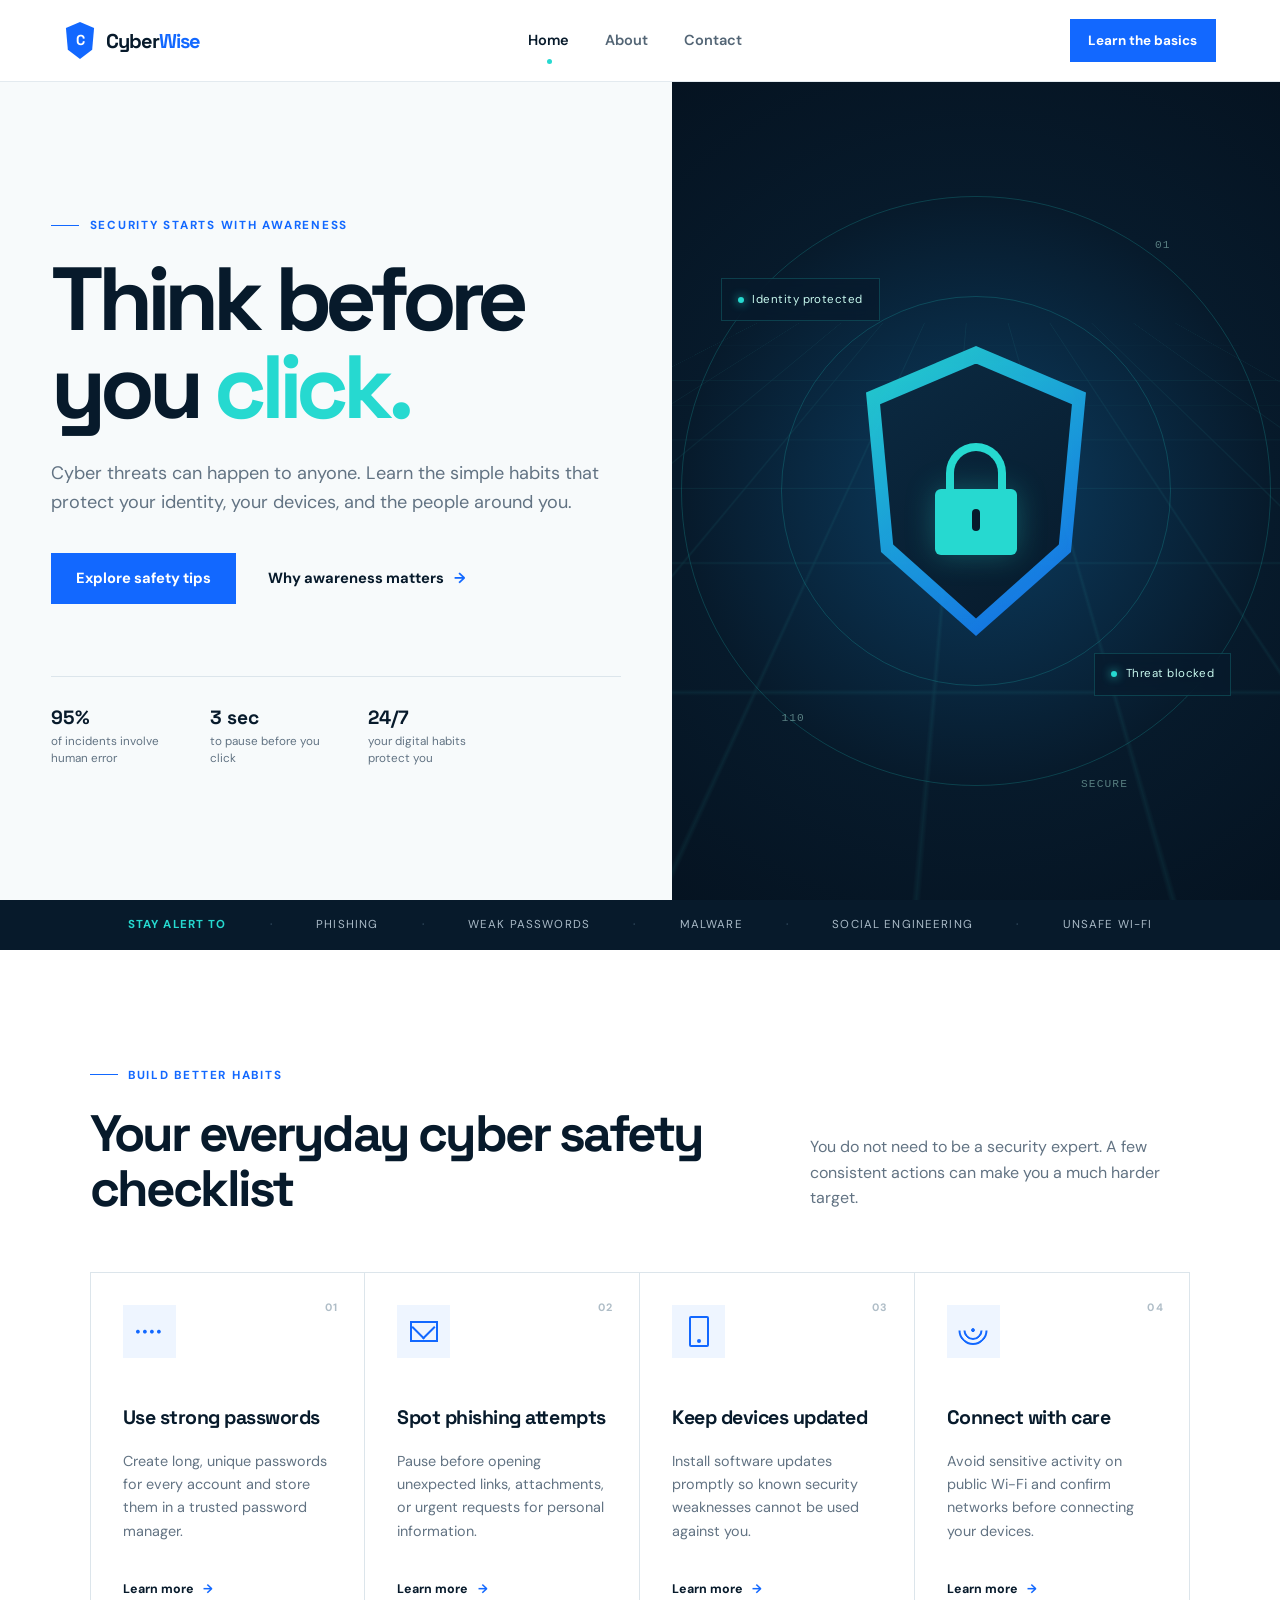
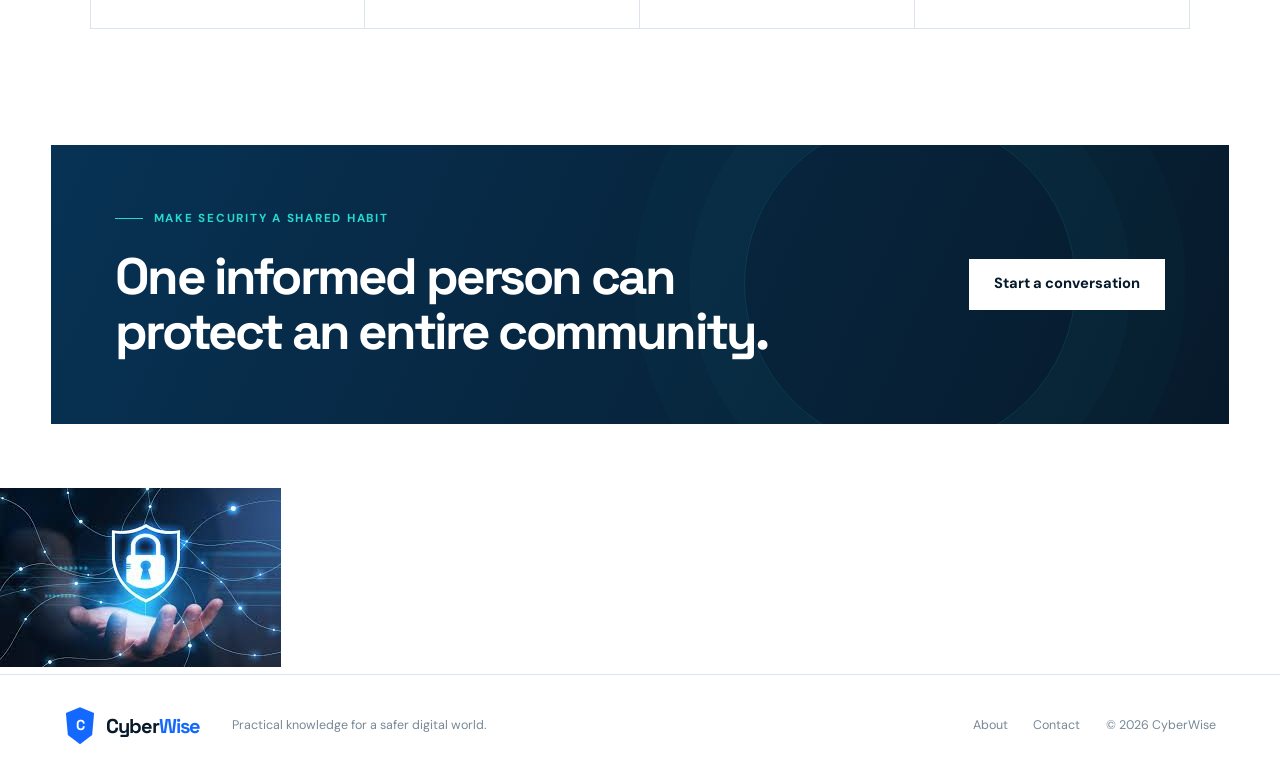
<file: index.html>
<!DOCTYPE html>
<html lang="en">
<head>
    <meta charset="UTF-8">
    <meta name="viewport" content="width=device-width, initial-scale=1.0">
    <meta name="description" content="CyberWise helps people build safer online habits through clear, practical cybersecurity awareness.">
  <title>CyberWise | Cybersecurity Awareness</title>
  <link rel="preconnect" href="https://fonts.googleapis.com">
  <link rel="preconnect" href="https://fonts.gstatic.com" crossorigin>
  <link href="https://fonts.googleapis.com/css2?family=DM+Sans:wght@400;500;600;700&family=Space+Grotesk:wght@500;600;700&display=swap" rel="stylesheet">
  <link rel="stylesheet" href="style.css">
</head>
<body>
  <header class="site-header">
    <a class="logo" href="index.html" aria-label="CyberWise home">
      <span class="logo-mark">C</span>
      <span>Cyber<span>Wise</span></span>
    </a>
    <nav class="main-nav" aria-label="Main navigation">
      <a class="active" href="index.html">Home</a>
      <a href="about.html">About</a>
      <a href="contact.html">Contact</a>
    </nav>
    <a class="button button-small" href="#tips">Learn the basics</a>
  </header>

  <main>
    <section class="hero">
      <div class="hero-copy">
        <p class="eyebrow"><span></span> Security starts with awareness</p>
        <h1>Think before you <em>click.</em></h1>
        <p class="hero-text">Cyber threats can happen to anyone. Learn the simple habits that protect your identity, your devices, and the people around you.</p>
        <div class="hero-actions">
          <a class="button" href="#tips">Explore safety tips</a>
          <a class="text-link" href="about.html">Why awareness matters <span aria-hidden="true">→</span></a>
        </div>
        <div class="trust-row">
          <div><strong>95%</strong><span>of incidents involve human error</span></div>
          <div><strong>3 sec</strong><span>to pause before you click</span></div>
          <div><strong>24/7</strong><span>your digital habits protect you</span></div>
        </div>
      </div>

      <div class="hero-visual" aria-label="Illustration of a protected digital identity">
        <div class="grid-lines"></div>
        <div class="orbit orbit-one"></div>
        <div class="orbit orbit-two"></div>
        <div class="shield">
          <div class="shield-inner">
            <span class="lock-shackle"></span>
            <span class="lock-body"></span>
          </div>
        </div>
        <div class="signal-card signal-card-one"><span class="status-dot"></span> Identity protected</div>
        <div class="signal-card signal-card-two"><span class="status-dot"></span> Threat blocked</div>
        <div class="floating-code code-one">01</div>
        <div class="floating-code code-two">110</div>
        <div class="floating-code code-three">SECURE</div>
      </div>
    </section>

    <section class="threat-strip" aria-label="Common cybersecurity threats">
      <p>Stay alert to</p>
      <span>Phishing</span>
      <span>Weak passwords</span>
      <span>Malware</span>
      <span>Social engineering</span>
      <span>Unsafe Wi-Fi</span>
    </section>

    <section class="section" id="tips">
      <div class="section-heading">
        <div>
          <p class="eyebrow"><span></span> Build better habits</p>
          <h2>Your everyday cyber safety checklist</h2>
        </div>
        <p>You do not need to be a security expert. A few consistent actions can make you a much harder target.</p>
      </div>

      <div class="tip-grid">
        <article class="tip-card">
          <span class="card-number">01</span>
          <div class="icon-box icon-password" aria-hidden="true"><span>••••</span></div>
          <h3>Use strong passwords</h3>
          <p>Create long, unique passwords for every account and store them in a trusted password manager.</p>
          <a href="about.html#habits">Learn more <span>→</span></a>
        </article>
        <article class="tip-card">
          <span class="card-number">02</span>
          <div class="icon-box icon-mail" aria-hidden="true"></div>
          <h3>Spot phishing attempts</h3>
          <p>Pause before opening unexpected links, attachments, or urgent requests for personal information.</p>
          <a href="about.html#habits">Learn more <span>→</span></a>
        </article>
        <article class="tip-card">
          <span class="card-number">03</span>
          <div class="icon-box icon-device" aria-hidden="true"></div>
          <h3>Keep devices updated</h3>
          <p>Install software updates promptly so known security weaknesses cannot be used against you.</p>
          <a href="about.html#habits">Learn more <span>→</span></a>
        </article>
        <article class="tip-card">
          <span class="card-number">04</span>
          <div class="icon-box icon-wifi" aria-hidden="true"><i></i></div>
          <h3>Connect with care</h3>
          <p>Avoid sensitive activity on public Wi-Fi and confirm networks before connecting your devices.</p>
          <a href="about.html#habits">Learn more <span>→</span></a>
        </article>
      </div>
    </section>

    <section class="cta-section">
      <div>
        <p class="eyebrow light"><span></span> Make security a shared habit</p>
        <h2>One informed person can protect an entire community.</h2>
      </div>
      <a class="button button-light" href="contact.html">Start a conversation</a>
    </section>
      <img class="cyber" src="images/image.jpg" alt="Group Project Visual">
  </main>

  <footer class="site-footer">
    <a class="logo" href="index.html"><span class="logo-mark">C</span><span>Cyber<span>Wise</span></span></a>
    <p>Practical knowledge for a safer digital world.</p>
    <div><a href="about.html">About</a><a href="contact.html">Contact</a><span>© 2026 CyberWise</span></div>
  </footer>
</body>
</html>
</file>
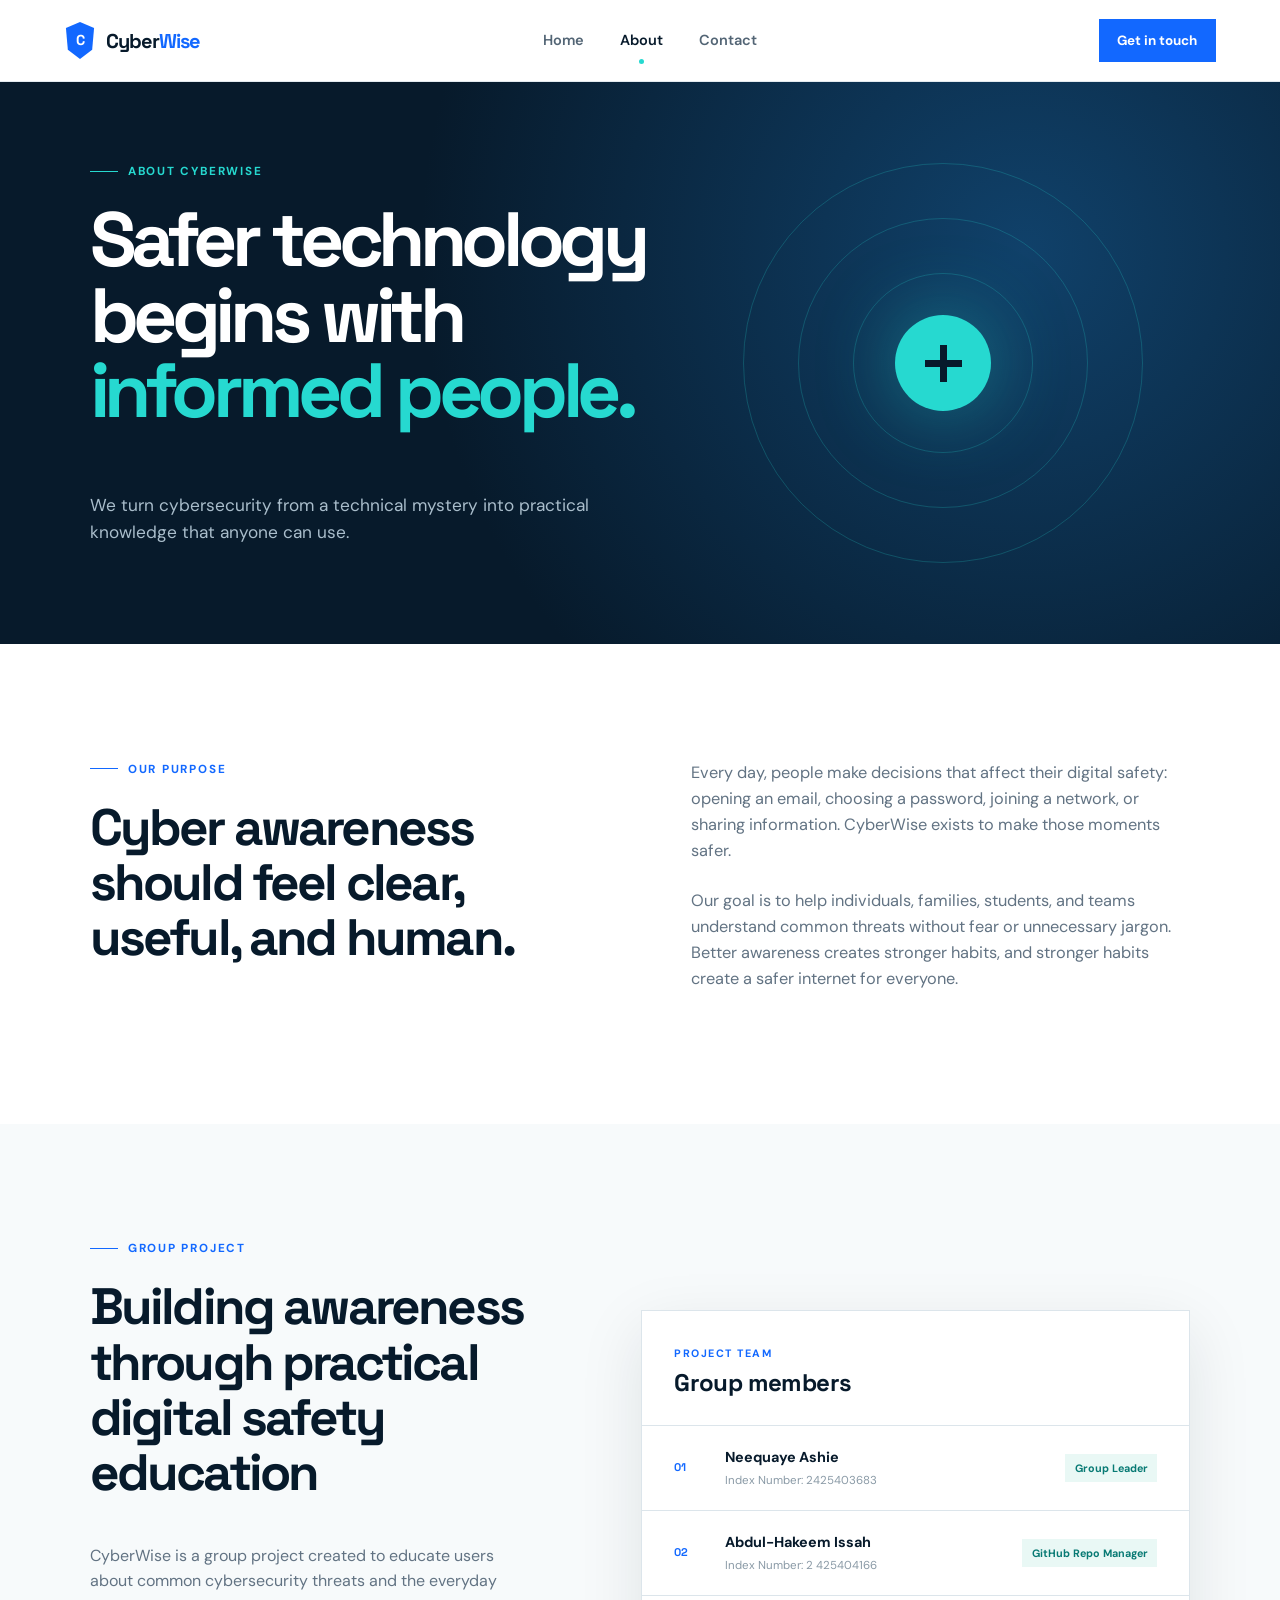
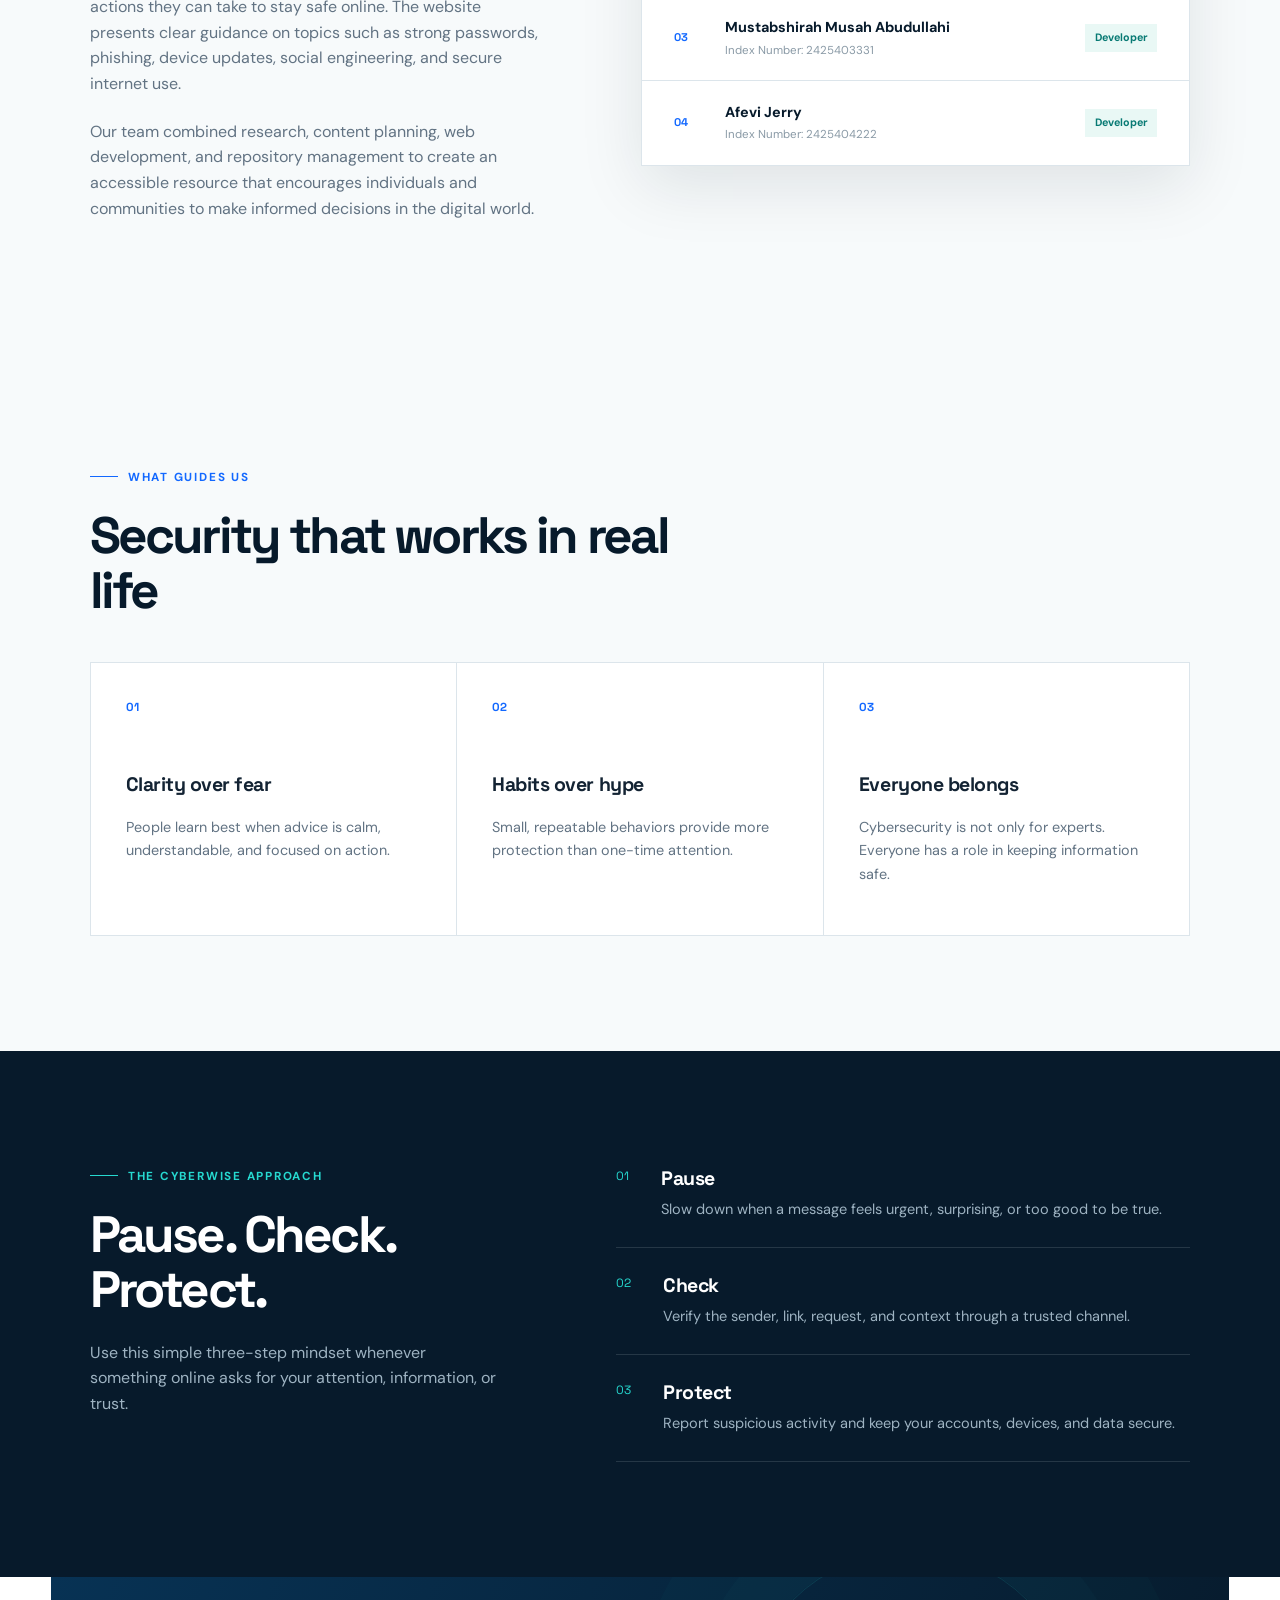
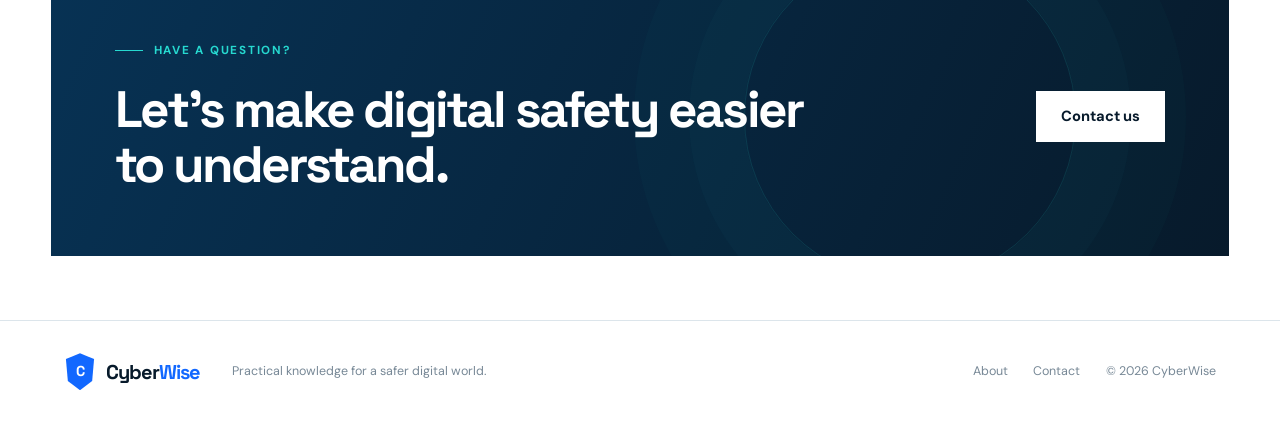
<file: about.html>
<!DOCTYPE html>
<html lang="en">
<head>
  <meta charset="UTF-8">
  <meta name="viewport" content="width=device-width, initial-scale=1.0">
  <meta name="description" content="Learn why cybersecurity awareness matters and how CyberWise promotes safer digital habits.">
  <title>About | CyberWise</title>
  <link rel="preconnect" href="https://fonts.googleapis.com">
  <link rel="preconnect" href="https://fonts.gstatic.com" crossorigin>
  <link href="https://fonts.googleapis.com/css2?family=DM+Sans:wght@400;500;600;700&family=Space+Grotesk:wght@500;600;700&display=swap" rel="stylesheet">
  <link rel="stylesheet" href="style.css">
</head>
<body>
  <header class="site-header">
    <a class="logo" href="index.html" aria-label="CyberWise home"><span class="logo-mark">C</span><span>Cyber<span>Wise</span></span></a>
    <nav class="main-nav" aria-label="Main navigation">
      <a href="index.html">Home</a>
      <a class="active" href="about.html">About</a>
      <a href="contact.html">Contact</a>
    </nav>
    <a class="button button-small" href="contact.html">Get in touch</a>
  </header>

  <main>
    <section class="page-hero">
      <div>
        <p class="eyebrow light"><span></span> About CyberWise</p>
        <h1>Safer technology begins with <em>informed people.</em></h1>
        <p>We turn cybersecurity from a technical mystery into practical knowledge that anyone can use.</p>
      </div>
      <div class="page-hero-art" aria-hidden="true">
        <span class="ring ring-one"></span><span class="ring ring-two"></span><span class="ring ring-three"></span>
        <span class="center-node"></span>
      </div>
    </section>

    <section class="section split-section">
      <div>
        <p class="eyebrow"><span></span> Our purpose</p>
        <h2>Cyber awareness should feel clear, useful, and human.</h2>
      </div>
      <div class="body-copy">
        <p>Every day, people make decisions that affect their digital safety: opening an email, choosing a password, joining a network, or sharing information. CyberWise exists to make those moments safer.</p>
        <p>Our goal is to help individuals, families, students, and teams understand common threats without fear or unnecessary jargon. Better awareness creates stronger habits, and stronger habits create a safer internet for everyone.</p>
      </div>
    </section>

    <section class="section project-section">
      <div class="project-description">
        <p class="eyebrow"><span></span> Group project</p>
        <h2>Building awareness through practical digital safety education</h2>
        <p>CyberWise is a group project created to educate users about common cybersecurity threats and the everyday actions they can take to stay safe online. The website presents clear guidance on topics such as strong passwords, phishing, device updates, social engineering, and secure internet use.</p>
        <p>Our team combined research, content planning, web development, and repository management to create an accessible resource that encourages individuals and communities to make informed decisions in the digital world.</p>
      </div>

      <div class="member-roster">
        <div class="roster-heading">
          <span>PROJECT TEAM</span>
          <h3>Group members</h3>
        </div>
        <ul class="member-list">
          <li>
            <span class="member-number">01</span>
            <div class="member-name"><strong>Neequaye Ashie</strong><small>Index Number: 2425403683</small></div>
            <span class="member-role">Group Leader</span>
          </li>
          <li>
            <span class="member-number">02</span>
            <div class="member-name"><strong>Abdul-Hakeem Issah</strong><small>Index Number: 2 425404166</small></div>
            <span class="member-role">GitHub Repo Manager</span>
          </li>
          <li>
            <span class="member-number">03</span>
            <div class="member-name"><strong>Mustabshirah Musah Abudullahi</strong><small>Index Number: 2425403331</small></div>
            <span class="member-role">Developer</span>
          </li>
          <li>
            <span class="member-number">04</span>
            <div class="member-name"><strong>Afevi Jerry</strong><small>Index Number: 2425404222</small></div>
            <span class="member-role">Developer</span>
          </li>
        </ul>
      </div>
    </section>

    <section class="section values-section">
      <div class="section-heading compact">
        <div>
          <p class="eyebrow"><span></span> What guides us</p>
          <h2>Security that works in real life</h2>
        </div>
      </div>
      <div class="value-grid">
        <article><span>01</span><h3>Clarity over fear</h3><p>People learn best when advice is calm, understandable, and focused on action.</p></article>
        <article><span>02</span><h3>Habits over hype</h3><p>Small, repeatable behaviors provide more protection than one-time attention.</p></article>
        <article><span>03</span><h3>Everyone belongs</h3><p>Cybersecurity is not only for experts. Everyone has a role in keeping information safe.</p></article>
      </div>
    </section>

    <section class="section habits-section" id="habits">
      <div class="habits-intro">
        <p class="eyebrow light"><span></span> The CyberWise approach</p>
        <h2>Pause. Check. Protect.</h2>
        <p>Use this simple three-step mindset whenever something online asks for your attention, information, or trust.</p>
      </div>
      <ol class="habit-list">
        <li><span>01</span><div><h3>Pause</h3><p>Slow down when a message feels urgent, surprising, or too good to be true.</p></div></li>
        <li><span>02</span><div><h3>Check</h3><p>Verify the sender, link, request, and context through a trusted channel.</p></div></li>
        <li><span>03</span><div><h3>Protect</h3><p>Report suspicious activity and keep your accounts, devices, and data secure.</p></div></li>
      </ol>
    </section>

    <section class="cta-section">
      <div><p class="eyebrow light"><span></span> Have a question?</p><h2>Let’s make digital safety easier to understand.</h2></div>
      <a class="button button-light" href="contact.html">Contact us</a>
    </section>
  </main>

  <footer class="site-footer">
    <a class="logo" href="index.html"><span class="logo-mark">C</span><span>Cyber<span>Wise</span></span></a>
    <p>Practical knowledge for a safer digital world.</p>
    <div><a href="about.html">About</a><a href="contact.html">Contact</a><span>© 2026 CyberWise</span></div>
  </footer>
</body>
</html>
</file>
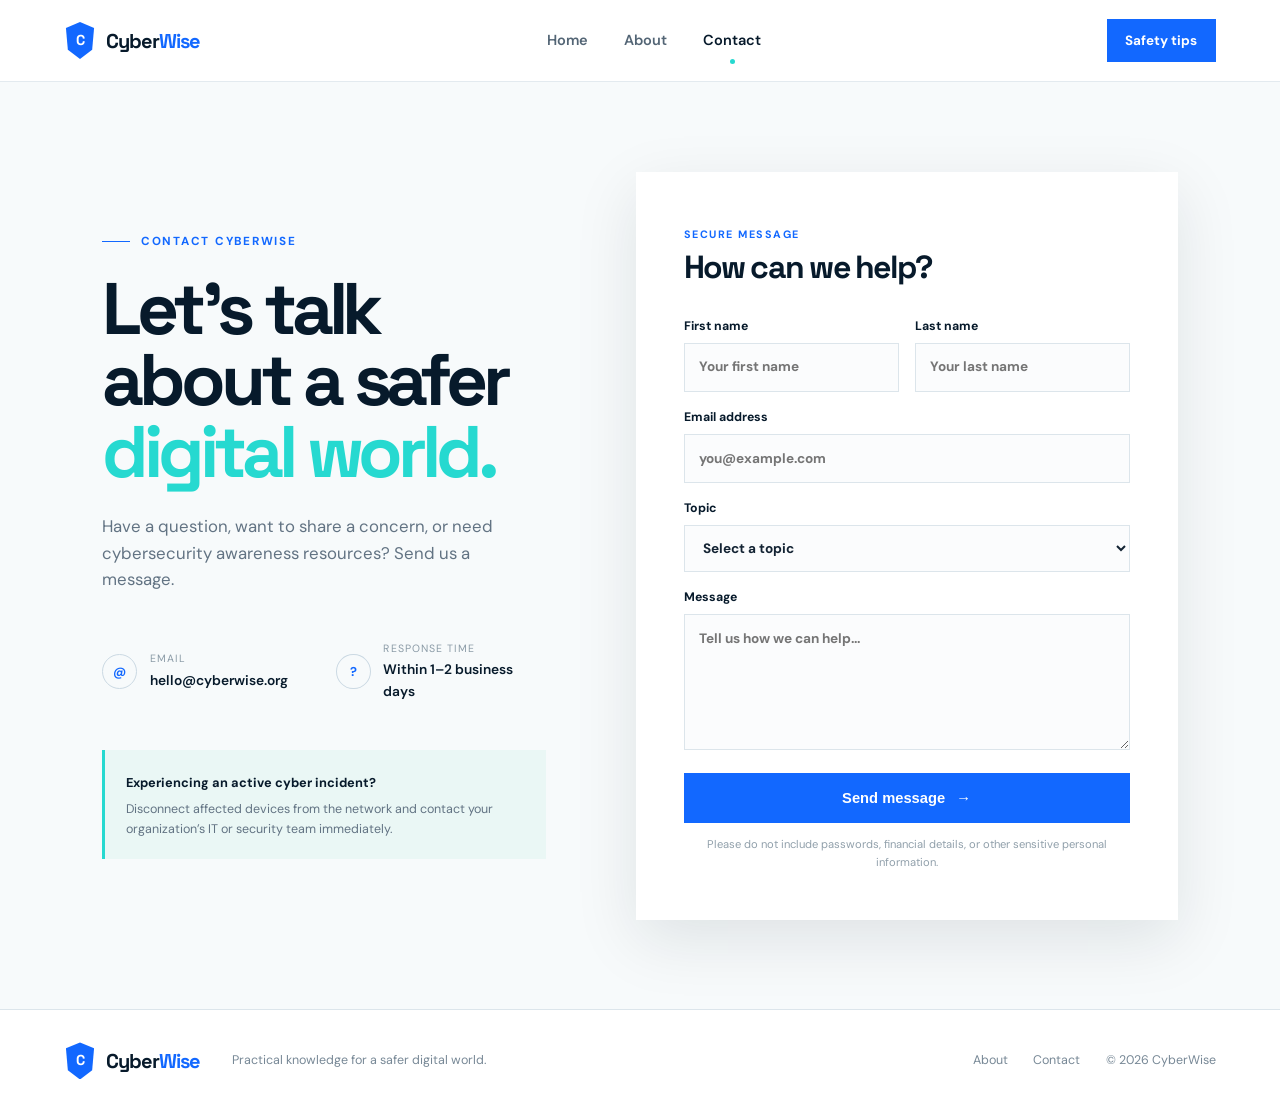
<file: contact.html>
<!DOCTYPE html>
<html lang="en">
<head>
  <meta charset="UTF-8">
  <meta name="viewport" content="width=device-width, initial-scale=1.0">
  <meta name="description" content="Contact CyberWise for questions about cybersecurity awareness and digital safety.">
  <title>Contact | CyberWise</title>
  <link rel="preconnect" href="https://fonts.googleapis.com">
  <link rel="preconnect" href="https://fonts.gstatic.com" crossorigin>
  <link href="https://fonts.googleapis.com/css2?family=DM+Sans:wght@400;500;600;700&family=Space+Grotesk:wght@500;600;700&display=swap" rel="stylesheet">
  <link rel="stylesheet" href="style.css">
</head>
<body>
  <header class="site-header">
    <a class="logo" href="index.html" aria-label="CyberWise home"><span class="logo-mark">C</span><span>Cyber<span>Wise</span></span></a>
    <nav class="main-nav" aria-label="Main navigation">
      <a href="index.html">Home</a>
      <a href="about.html">About</a>
      <a class="active" href="contact.html">Contact</a>
    </nav>
    <a class="button button-small" href="index.html#tips">Safety tips</a>
  </header>

  <main>
    <section class="contact-hero">
      <div class="contact-copy">
        <p class="eyebrow"><span></span> Contact CyberWise</p>
        <h1>Let’s talk about a safer <em>digital world.</em></h1>
        <p>Have a question, want to share a concern, or need cybersecurity awareness resources? Send us a message.</p>
        <div class="contact-details">
          <div><span class="detail-icon">@</span><div><small>Email</small><a href="mailto:hello@cyberwise.org">hello@cyberwise.org</a></div></div>
          <div><span class="detail-icon">?</span><div><small>Response time</small><p>Within 1–2 business days</p></div></div>
        </div>
        <aside class="emergency-note">
          <strong>Experiencing an active cyber incident?</strong>
          <p>Disconnect affected devices from the network and contact your organization’s IT or security team immediately.</p>
        </aside>
      </div>

      <form class="contact-form" action="#" method="post">
        <div class="form-heading">
          <span>SECURE MESSAGE</span>
          <h2>How can we help?</h2>
        </div>
        <div class="form-row">
          <label>First name<input type="text" name="first-name" placeholder="Your first name" required></label>
          <label>Last name<input type="text" name="last-name" placeholder="Your last name" required></label>
        </div>
        <label>Email address<input type="email" name="email" placeholder="you@example.com" required></label>
        <label>Topic
          <select name="topic">
            <option value="">Select a topic</option>
            <option>General cybersecurity question</option>
            <option>Awareness resources</option>
            <option>Report suspicious activity</option>
            <option>Partnership inquiry</option>
          </select>
        </label>
        <label>Message<textarea name="message" rows="5" placeholder="Tell us how we can help..." required></textarea></label>
        <button class="button form-button" type="submit">Send message <span aria-hidden="true">→</span></button>
        <p class="privacy-note">Please do not include passwords, financial details, or other sensitive personal information.</p>
      </form>
    </section>
  </main>

  <footer class="site-footer">
    <a class="logo" href="index.html"><span class="logo-mark">C</span><span>Cyber<span>Wise</span></span></a>
    <p>Practical knowledge for a safer digital world.</p>
    <div><a href="about.html">About</a><a href="contact.html">Contact</a><span>© 2026 CyberWise</span></div>
  </footer>
</body>
</html>
</file>
<file: style.css>
:root {
  --navy: #071a2b;
  --navy-soft: #0d263b;
  --blue: #1268ff;
  --cyan: #26d9d0;
  --mint: #b9f6e7;
  --ink: #132333;
  --muted: #627383;
  --line: #dce5eb;
  --paper: #f7fafb;
  --white: #ffffff;
  --shadow: 0 20px 60px rgba(7, 26, 43, .1);
}

* { box-sizing: border-box; }
html { scroll-behavior: smooth; }
body {
  margin: 0;
  color: var(--ink);
  background: var(--white);
  font-family: "DM Sans", sans-serif;
  line-height: 1.6;
}
a { color: inherit; text-decoration: none; }
h1, h2, h3, p { margin-top: 0; }
h1, h2, h3, .logo { font-family: "Space Grotesk", sans-serif; }
h1 { font-size: clamp(3rem, 7vw, 6.7rem); line-height: .98; letter-spacing: -.07em; }
h2 { font-size: clamp(2rem, 4vw, 3.55rem); line-height: 1.08; letter-spacing: -.055em; }
h3 { font-size: 1.22rem; line-height: 1.25; letter-spacing: -.025em; }
em { color: var(--cyan); font-style: normal; }

.site-header {
  height: 82px;
  display: flex;
  align-items: center;
  justify-content: space-between;
  padding: 0 clamp(1.25rem, 5vw, 5rem);
  border-bottom: 1px solid rgba(220, 229, 235, .8);
  background: rgba(255, 255, 255, .94);
  position: relative;
  z-index: 10;
}
.cyber{
  position: center;
}
.logo { 
  display: inline-flex; 
  align-items: center; 
  gap: .65rem; 
  color: var(--navy); 
  font-size: 1.25rem; 
  font-weight: 700; 
  letter-spacing: -.05em; 
}
.logo > span:last-child > span { 
  color: var(--blue); 
}

.logo-mark {
  width: 32px;
  height: 37px;
  display: grid;
  place-items: center;
  color: var(--white);
  background: var(--blue);
  font-size: .9rem;
  clip-path: polygon(50% 0, 94% 16%, 88% 75%, 50% 100%, 12% 75%, 6% 16%);
}
.main-nav { 
  display: flex; 
  align-items: center; 
  gap: 2.25rem; 
}

.main-nav a { 
  color: #536575; 
  font-size: .91rem; 
  font-weight: 600; 
  position: relative; 
}

.main-nav a:hover, .main-nav a.active { 
  color: var(--navy); 
}

.main-nav a.active::after {
  content: "";
  width: 5px;
  height: 5px;
  border-radius: 50%;
  background: var(--cyan);
  position: absolute;
  bottom: -12px;
  left: calc(50% - 2px);
}
.button {
  display: inline-flex;
  align-items: center;
  justify-content: center;
  gap: .7rem;
  min-height: 50px;
  padding: .8rem 1.5rem;
  color: var(--white);
  background: var(--blue);
  border: 1px solid var(--blue);
  font-size: .92rem;
  font-weight: 700;
  transition: transform .2s ease, box-shadow .2s ease, background .2s ease;
}
.button:hover { 
  transform: translateY(-2px); 
  box-shadow: 0 12px 25px rgba(18, 104, 255, .22); 
  background: #0759e7; 
}

.button-small { 
  min-height: 42px; 
  padding: .6rem 1.1rem; 
  font-size: .84rem; 
}

.button-light { 
  color: var(--navy); 
  background: var(--white); 
  border-color: var(--white); 
}

.button-light:hover { 
  color: var(--white); 
  background: transparent; 
  box-shadow: none; 
}

.hero {
  min-height: calc(100vh - 82px);
  display: grid;
  grid-template-columns: 1.05fr .95fr;
  align-items: center;
  overflow: hidden;
  background: var(--paper);
}
.hero-copy { 
  padding: 5.5rem clamp(1.25rem, 4vw, 5rem); 
}

.eyebrow { 
  display: flex; 
  align-items: center; 
  gap: .65rem; 
  margin-bottom: 1.35rem; 
  color: var(--blue); 
  font-size: .73rem; 
  font-weight: 700; 
  letter-spacing: .15em; 
  text-transform: uppercase; 
}

.eyebrow span { 
  width: 28px; 
  height: 1px; 
  background: currentColor; 
}

.eyebrow.light { 
  color: var(--cyan); 
}

.hero h1 { max-width: 650px; color: var(--navy); margin-bottom: 1.7rem; }
.hero-text { max-width: 570px; color: var(--muted); font-size: 1.13rem; }
.hero-actions { display: flex; align-items: center; gap: 2rem; margin: 2.25rem 0 4.5rem; }
.text-link { color: var(--navy); font-size: .92rem; font-weight: 700; }
.text-link span, .tip-card a span { color: var(--blue); margin-left: .4rem; }
.trust-row { display: flex; gap: clamp(1.5rem, 3vw, 3.5rem); padding-top: 1.6rem; border-top: 1px solid var(--line); }
.trust-row div { max-width: 120px; }
.trust-row strong { display: block; color: var(--navy); font-family: "Space Grotesk", sans-serif; font-size: 1.2rem; }
.trust-row span { display: block; color: var(--muted); font-size: .73rem; line-height: 1.4; }

.hero-visual {
  min-height: 100%;
  position: relative;
  overflow: hidden;
  background: radial-gradient(circle at center, #0c3d61 0, var(--navy) 58%, #051321 100%);
}
.grid-lines {
  position: absolute;
  inset: 0;
  opacity: .13;
  background-image: linear-gradient(rgba(38, 217, 208, .5) 1px, transparent 1px), linear-gradient(90deg, rgba(38, 217, 208, .5) 1px, transparent 1px);
  background-size: 58px 58px;
  transform: perspective(400px) rotateX(55deg) scale(1.8);
}
.orbit { position: absolute; top: 50%; left: 50%; border: 1px solid rgba(38, 217, 208, .2); border-radius: 50%; transform: translate(-50%, -50%); }
.orbit-one { width: 390px; height: 390px; }
.orbit-two { width: 590px; height: 590px; }
.shield {
  width: 250px;
  height: 290px;
  position: absolute;
  top: 50%;
  left: 50%;
  transform: translate(-50%, -50%);
  display: grid;
  place-items: center;
  background: linear-gradient(145deg, rgba(38, 217, 208, .95), rgba(18, 104, 255, .85));
  clip-path: polygon(50% 0, 94% 16%, 88% 71%, 50% 100%, 12% 71%, 6% 16%);
  filter: drop-shadow(0 0 35px rgba(38, 217, 208, .28));
}
.shield-inner {
  width: 218px;
  height: 255px;
  display: grid;
  place-items: center;
  position: relative;
  background: linear-gradient(145deg, #0b2a42, #071a2b);
  clip-path: polygon(50% 0, 94% 16%, 88% 71%, 50% 100%, 12% 71%, 6% 16%);
}
.lock-shackle { width: 60px; height: 55px; border: 8px solid var(--cyan); border-bottom: 0; border-radius: 30px 30px 0 0; position: absolute; top: 79px; }
.lock-body { width: 82px; height: 66px; border-radius: 6px; background: var(--cyan); position: absolute; top: 125px; box-shadow: 0 0 30px rgba(38, 217, 208, .3); }
.lock-body::after { content: ""; width: 8px; height: 22px; border-radius: 4px; background: var(--navy); position: absolute; top: 20px; left: 37px; }
.signal-card { position: absolute; display: flex; align-items: center; gap: .55rem; padding: .7rem 1rem; color: #c8f9ef; background: rgba(7, 26, 43, .72); border: 1px solid rgba(38, 217, 208, .2); backdrop-filter: blur(8px); font-size: .72rem; letter-spacing: .04em; }
.signal-card-one { top: 24%; left: 8%; }
.signal-card-two { right: 8%; bottom: 25%; }
.status-dot { width: 6px; height: 6px; border-radius: 50%; background: var(--cyan); box-shadow: 0 0 10px var(--cyan); }
.floating-code { position: absolute; color: rgba(185, 246, 231, .45); font-family: monospace; font-size: .7rem; letter-spacing: .1em; }
.code-one { right: 18%; top: 19%; }.code-two { left: 18%; bottom: 21%; }.code-three { right: 25%; bottom: 13%; }

.threat-strip { display: flex; align-items: center; justify-content: center; gap: 2.7rem; padding: 1rem 5%; color: #a9bac7; background: var(--navy); font-size: .72rem; letter-spacing: .1em; text-transform: uppercase; }
.threat-strip p { margin: 0; color: var(--cyan); font-weight: 700; }
.threat-strip span::before { content: "·"; margin-right: 2.7rem; color: #466175; }
.section { padding: clamp(4.5rem, 9vw, 8rem) clamp(1.25rem, 7vw, 7rem); }
.section-heading { display: flex; justify-content: space-between; align-items: end; gap: 3rem; margin-bottom: 3.5rem; }
.section-heading h2 { max-width: 650px; margin-bottom: 0; color: var(--navy); }
.section-heading > p { max-width: 380px; margin-bottom: .35rem; color: var(--muted); }
.section-heading.compact { margin-bottom: 2.7rem; }
.tip-grid { display: grid; grid-template-columns: repeat(4, 1fr); border: 1px solid var(--line); }
.tip-card { min-height: 355px; padding: 2rem; position: relative; border-right: 1px solid var(--line); transition: background .2s ease, transform .2s ease, box-shadow .2s ease; }
.tip-card:last-child { border-right: 0; }
.tip-card:hover { z-index: 1; background: var(--white); transform: translateY(-7px); box-shadow: var(--shadow); }
.card-number { position: absolute; top: 1.6rem; right: 1.6rem; color: #afbdc7; font-size: .67rem; font-weight: 700; letter-spacing: .12em; }
.icon-box { width: 53px; height: 53px; display: grid; place-items: center; margin-bottom: 3rem; color: var(--blue); background: #eef5ff; position: relative; }
.icon-password span { font-size: 1rem; letter-spacing: .08em; }
.icon-mail::before { content: ""; width: 24px; height: 17px; border: 2px solid var(--blue); }
.icon-mail::after { content: ""; width: 15px; height: 15px; border-left: 2px solid var(--blue); border-bottom: 2px solid var(--blue); position: absolute; top: 14px; transform: rotate(-45deg); }
.icon-device::before { content: ""; width: 16px; height: 27px; border: 2px solid var(--blue); border-radius: 2px; }
.icon-device::after { content: ""; width: 4px; height: 4px; border-radius: 50%; background: var(--blue); position: absolute; bottom: 15px; }
.icon-wifi i, .icon-wifi::before, .icon-wifi::after { position: absolute; left: 50%; border: 2px solid var(--blue); border-top-color: transparent; border-left-color: transparent; border-radius: 50%; transform: translateX(-50%) rotate(45deg); }
.icon-wifi::before { content: ""; width: 25px; height: 25px; top: 11px; }
.icon-wifi::after { content: ""; width: 15px; height: 15px; top: 16px; }
.icon-wifi i { width: 4px; height: 4px; top: 23px; background: var(--blue); }
.tip-card h3 { color: var(--navy); }
.tip-card p { color: var(--muted); font-size: .9rem; }
.tip-card a { position: absolute; bottom: 1.8rem; color: var(--navy); font-size: .78rem; font-weight: 700; }
.cta-section { display: flex; align-items: center; justify-content: space-between; gap: 3rem; margin: 0 clamp(1.25rem, 4vw, 4rem) 4rem; padding: 4rem clamp(1.5rem, 5vw, 5rem); color: var(--white); background: linear-gradient(115deg, #073254, var(--navy)); position: relative; overflow: hidden; }
.cta-section::after { content: ""; width: 330px; height: 330px; position: absolute; right: 13%; border: 1px solid rgba(38, 217, 208, .13); border-radius: 50%; box-shadow: 0 0 0 55px rgba(38, 217, 208, .025), 0 0 0 110px rgba(38, 217, 208, .018); }
.cta-section > * { position: relative; z-index: 1; }
.cta-section h2 { max-width: 700px; margin-bottom: 0; }
.site-footer { display: flex; align-items: center; gap: 2rem; padding: 2rem clamp(1.25rem, 5vw, 5rem); color: #778896; border-top: 1px solid var(--line); font-size: .78rem; }
.site-footer p { margin: 0; }
.site-footer > div { display: flex; gap: 1.6rem; margin-left: auto; }
.site-footer a:hover { color: var(--blue); }

.page-hero { min-height: 520px; display: grid; grid-template-columns: 1.1fr .9fr; align-items: center; padding: 5rem clamp(1.25rem, 7vw, 7rem); color: var(--white); background: radial-gradient(circle at 80% 30%, #10416a, var(--navy) 55%); overflow: hidden; }
.page-hero h1 { max-width: 850px; font-size: clamp(3rem, 6vw, 5.5rem); }
.page-hero p:last-child { max-width: 590px; color: #a9bdcb; font-size: 1.08rem; }
.page-hero-art { min-height: 400px; position: relative; }
.ring, .center-node { position: absolute; top: 50%; left: 50%; border-radius: 50%; transform: translate(-50%, -50%); }
.ring { border: 1px solid rgba(38, 217, 208, .22); }
.ring-one { width: 180px; height: 180px; }.ring-two { width: 290px; height: 290px; }.ring-three { width: 400px; height: 400px; }
.center-node { width: 96px; height: 96px; background: var(--cyan); box-shadow: 0 0 80px rgba(38, 217, 208, .4); }
.center-node::before, .center-node::after { content: ""; position: absolute; background: var(--navy); }
.center-node::before { width: 37px; height: 7px; top: 45px; left: 30px; }
.center-node::after { width: 7px; height: 37px; top: 30px; left: 45px; }
.split-section { display: grid; grid-template-columns: 1fr 1fr; gap: 8vw; }
.split-section h2 { max-width: 570px; color: var(--navy); }
.body-copy { color: var(--muted); font-size: 1.02rem; }
.body-copy p + p { margin-top: 1.5rem; }
.project-section { display: grid; grid-template-columns: .9fr 1.1fr; gap: 8vw; background: var(--paper); }
.project-description h2 { max-width: 600px; color: var(--navy); }
.project-description > p:not(.eyebrow) { max-width: 600px; color: var(--muted); }
.project-description > p:not(.eyebrow) + p { margin-top: 1.4rem; }
.member-roster { align-self: center; background: var(--white); border: 1px solid var(--line); box-shadow: var(--shadow); }
.roster-heading { padding: 1.7rem 2rem; border-bottom: 1px solid var(--line); }
.roster-heading span { color: var(--blue); font-size: .67rem; font-weight: 700; letter-spacing: .14em; }
.roster-heading h3 { margin: .25rem 0 0; color: var(--navy); font-size: 1.5rem; }
.member-list { margin: 0; padding: 0; list-style: none; }
.member-list li { display: grid; grid-template-columns: 35px 1fr auto; align-items: center; gap: 1rem; padding: 1.25rem 2rem; border-bottom: 1px solid var(--line); }
.member-list li:last-child { border-bottom: 0; }
.member-number { color: var(--blue); font-family: "Space Grotesk", sans-serif; font-size: .7rem; font-weight: 700; }
.member-name strong { display: block; color: var(--navy); font-size: .9rem; }
.member-name small { display: block; margin-top: .15rem; color: #8a9aa6; font-size: .72rem; }
.member-role { padding: .35rem .6rem; color: #087a74; background: #e9f8f5; font-size: .67rem; font-weight: 700; white-space: nowrap; }
.values-section { background: var(--paper); }
.value-grid { display: grid; grid-template-columns: repeat(3, 1fr); gap: 1px; background: var(--line); border: 1px solid var(--line); }
.value-grid article { min-height: 250px; padding: 2.2rem; background: var(--white); }
.value-grid article > span { display: block; margin-bottom: 3.5rem; color: var(--blue); font-family: "Space Grotesk", sans-serif; font-size: .73rem; font-weight: 700; }
.value-grid p { color: var(--muted); font-size: .9rem; }
.habits-section { display: grid; grid-template-columns: .85fr 1.15fr; gap: 8vw; color: var(--white); background: var(--navy); }
.habits-intro h2 { margin-bottom: 1.4rem; }
.habits-intro > p:last-child { max-width: 410px; color: #9eb3c2; }
.habit-list { margin: 0; padding: 0; list-style: none; }
.habit-list li { display: flex; gap: 2rem; padding: 1.6rem 0; border-bottom: 1px solid rgba(220, 229, 235, .14); }
.habit-list li:first-child { padding-top: 0; }
.habit-list li > span { color: var(--cyan); font-family: "Space Grotesk", sans-serif; font-size: .75rem; }
.habit-list h3 { margin-bottom: .45rem; color: var(--white); }
.habit-list p { margin-bottom: 0; color: #9eb3c2; font-size: .91rem; }

.contact-hero { min-height: calc(100vh - 82px); display: grid; grid-template-columns: .9fr 1.1fr; gap: 7vw; padding: clamp(4rem, 7vw, 7rem) clamp(1.25rem, 8vw, 9rem); background: var(--paper); }
.contact-copy { align-self: center; }
.contact-copy h1 { max-width: 650px; margin-bottom: 1.6rem; color: var(--navy); font-size: clamp(3rem, 5.7vw, 5.5rem); }
.contact-copy > p:not(.eyebrow) { max-width: 530px; color: var(--muted); font-size: 1.05rem; }
.contact-details { display: flex; gap: 3rem; margin: 3rem 0; }
.contact-details > div { display: flex; align-items: center; gap: .8rem; }
.detail-icon { width: 35px; height: 35px; display: grid; place-items: center; color: var(--blue); border: 1px solid #cbd9e3; border-radius: 50%; font-size: .8rem; font-weight: 700; }
.contact-details small { display: block; color: #8a9aa6; font-size: .66rem; letter-spacing: .1em; text-transform: uppercase; }
.contact-details a, .contact-details p { margin: 0; color: var(--navy); font-size: .86rem; font-weight: 600; }
.emergency-note { max-width: 540px; padding: 1.2rem 1.3rem; border-left: 3px solid var(--cyan); background: #eaf7f5; }
.emergency-note strong { color: var(--navy); font-size: .8rem; }
.emergency-note p { margin: .3rem 0 0; color: var(--muted); font-size: .78rem; }
.contact-form { align-self: center; padding: clamp(1.5rem, 4vw, 3rem); background: var(--white); box-shadow: var(--shadow); }
.form-heading { margin-bottom: 2rem; }
.form-heading span { color: var(--blue); font-size: .67rem; font-weight: 700; letter-spacing: .14em; }
.form-heading h2 { margin: .3rem 0 0; color: var(--navy); font-size: 2rem; }
.form-row { display: grid; grid-template-columns: 1fr 1fr; gap: 1rem; }
label { display: block; margin-bottom: 1rem; color: var(--navy); font-size: .77rem; font-weight: 700; }
input, select, textarea { width: 100%; margin-top: .4rem; padding: .8rem .9rem; color: var(--ink); background: #fbfcfd; border: 1px solid var(--line); border-radius: 0; outline: none; font: inherit; font-size: .85rem; }
textarea { resize: vertical; }
input:focus, select:focus, textarea:focus { border-color: var(--blue); box-shadow: 0 0 0 3px rgba(18, 104, 255, .08); }
.form-button { width: 100%; cursor: pointer; }
.privacy-note { margin: .8rem 0 0; color: #91a0ab; font-size: .7rem; text-align: center; }

@media (max-width: 950px) {
  .hero { grid-template-columns: 1fr; }
  .hero-visual { min-height: 600px; }
  .tip-grid { grid-template-columns: repeat(2, 1fr); }
  .tip-card:nth-child(2) { border-right: 0; }
  .tip-card:nth-child(-n+2) { border-bottom: 1px solid var(--line); }
  .page-hero { grid-template-columns: 1fr; }
  .page-hero-art { display: none; }
  .contact-hero { grid-template-columns: 1fr; }
}

@media (max-width: 700px) {
  .site-header { height: auto; padding-top: .9rem; padding-bottom: .9rem; flex-wrap: wrap; gap: .8rem; }
  .site-header .button { display: none; }
  .main-nav { gap: 1.2rem; margin-left: auto; }
  .hero { min-height: auto; }
  .hero-copy { padding-top: 4rem; padding-bottom: 4rem; }
  .hero-actions, .trust-row, .section-heading, .cta-section, .site-footer { align-items: flex-start; flex-direction: column; }
  .hero-actions { gap: 1.3rem; margin-bottom: 3rem; }
  .trust-row { gap: 1.2rem; }
  .trust-row div { max-width: none; }
  .hero-visual { min-height: 460px; }
  .shield { width: 190px; height: 220px; }
  .shield-inner { width: 165px; height: 194px; }
  .lock-shackle { top: 58px; }.lock-body { top: 101px; }
  .orbit-one { width: 290px; height: 290px; }.orbit-two { width: 410px; height: 410px; }
  .threat-strip { justify-content: flex-start; gap: 1.5rem; overflow-x: auto; }
  .threat-strip > * { flex: 0 0 auto; }
  .threat-strip span::before { margin-right: 1.5rem; }
  .section-heading { gap: 1rem; }
  .tip-grid, .value-grid, .split-section, .project-section, .habits-section { grid-template-columns: 1fr; }
  .tip-card { border-right: 0; border-bottom: 1px solid var(--line); }
  .tip-card:last-child { border-bottom: 0; }
  .cta-section { padding-top: 3rem; padding-bottom: 3rem; }
  .site-footer > div { margin-left: 0; flex-wrap: wrap; }
  .page-hero { min-height: 430px; }
  .value-grid { gap: 1px; }
  .member-list li { grid-template-columns: 28px 1fr; padding: 1.1rem 1.25rem; }
  .member-role { grid-column: 2; justify-self: start; }
  .contact-details { flex-direction: column; gap: 1rem; }
  .form-row { grid-template-columns: 1fr; gap: 0; }
}
</file>
